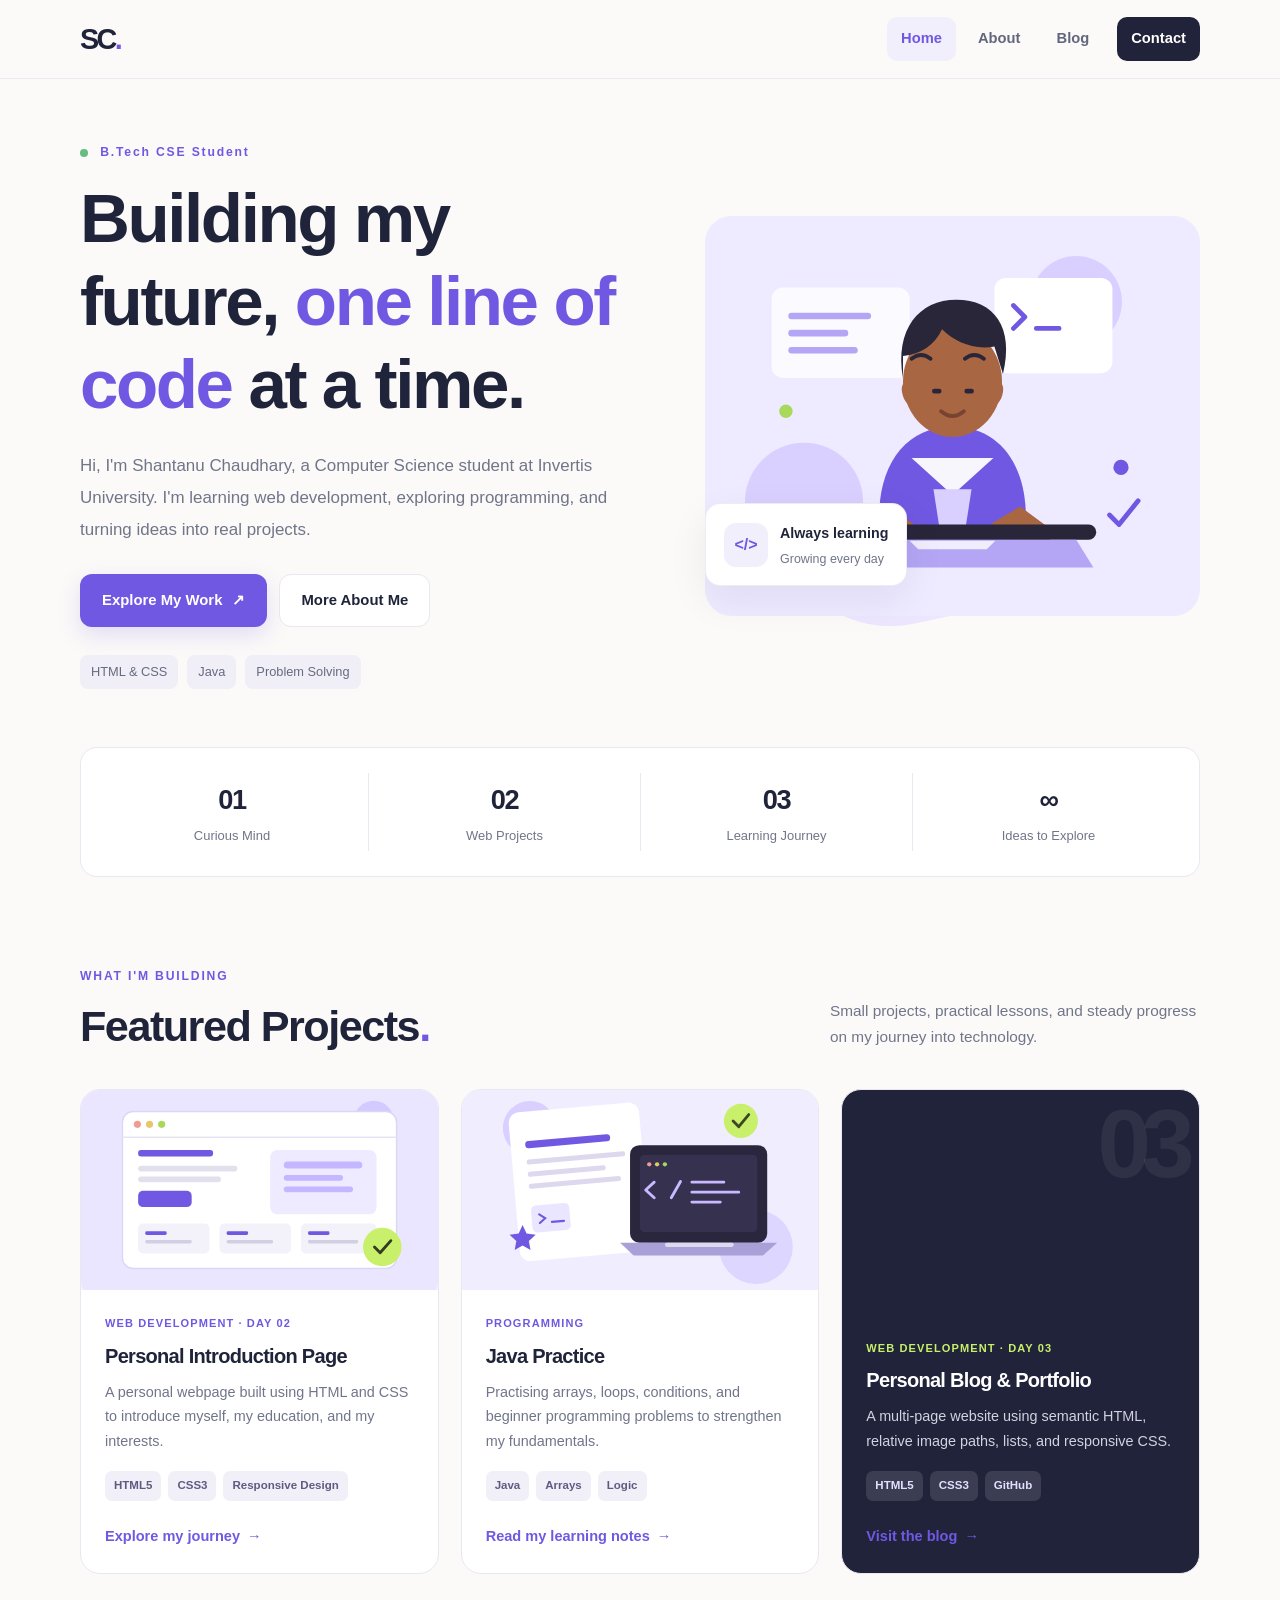
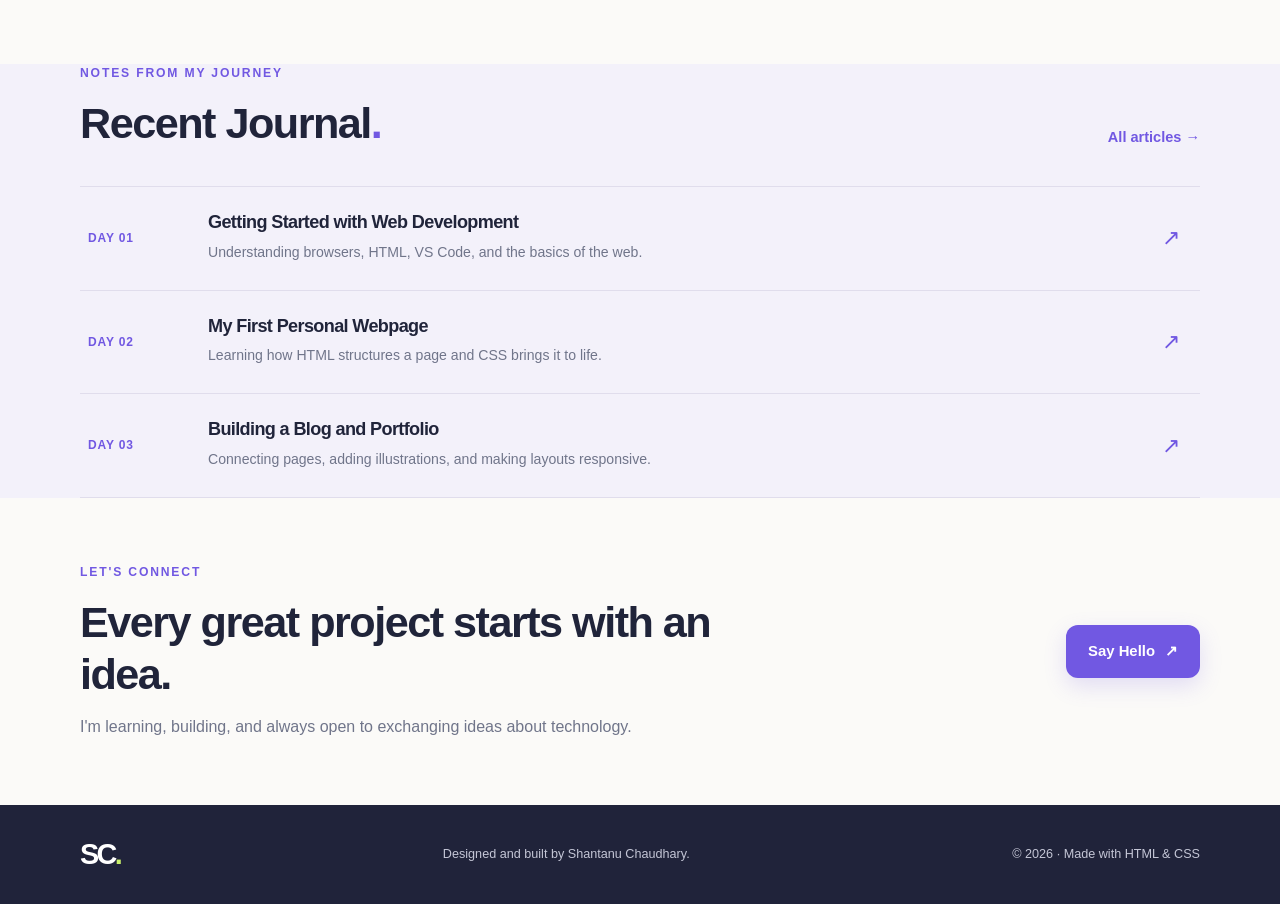
<file: index.html>
<!DOCTYPE html>
<html lang="en">
<head>
    <meta charset="UTF-8">
    <meta name="viewport" content="width=device-width, initial-scale=1.0">
    <meta name="description" content="Shantanu Chaudhary's personal portfolio, web development projects, and learning blog.">
    <title>Shantanu Chaudhary | Developer Portfolio</title>
    <link rel="stylesheet" href="styles.css">
</head>
<body>

    <header class="site-header">
        <nav class="navbar container" aria-label="Main navigation">
            <a class="logo" href="index.html">SC<span>.</span></a>

            <ul class="nav-links">
                <li><a class="active" href="index.html">Home</a></li>
                <li><a href="about.html">About</a></li>
                <li><a href="blog.html">Blog</a></li>
                <li><a class="nav-cta" href="mailto:shantanu@example.com">Contact</a></li>
            </ul>
        </nav>
    </header>

    <main>
        <section class="hero container">
            <div class="hero-content">
                <p class="eyebrow"><span class="status-dot"></span> B.Tech CSE Student</p>
                <h1>Building my future, <span>one line of code</span> at a time.</h1>
                <p class="hero-description">
                    Hi, I'm Shantanu Chaudhary, a Computer Science student at
                    Invertis University. I'm learning web development,
                    exploring programming, and turning ideas into real projects.
                </p>

                <div class="hero-actions">
                    <a class="button button-primary" href="#projects">Explore My Work <span aria-hidden="true">↗</span></a>
                    <a class="button button-secondary" href="about.html">More About Me</a>
                </div>

                <div class="hero-meta">
                    <span>HTML &amp; CSS</span>
                    <span>Java</span>
                    <span>Problem Solving</span>
                </div>
            </div>

            <div class="hero-visual">
                <div class="visual-glow"></div>
                <img src="images/developer.svg"
                     alt="Illustration of a developer working at a computer"
                     width="520" height="420">
                <div class="floating-card">
                    <span class="floating-icon" aria-hidden="true">&lt;/&gt;</span>
                    <div>
                        <strong>Always learning</strong>
                        <p>Growing every day</p>
                    </div>
                </div>
            </div>
        </section>

        <section class="quick-stats container" aria-label="Portfolio highlights">
            <div class="stat-item">
                <strong>01</strong>
                <span>Curious Mind</span>
            </div>
            <div class="stat-item">
                <strong>02</strong>
                <span>Web Projects</span>
            </div>
            <div class="stat-item">
                <strong>03</strong>
                <span>Learning Journey</span>
            </div>
            <div class="stat-item">
                <strong>∞</strong>
                <span>Ideas to Explore</span>
            </div>
        </section>

        <section class="section container" id="projects">
            <div class="section-heading">
                <div>
                    <p class="eyebrow">WHAT I'M BUILDING</p>
                    <h2>Featured Projects<span>.</span></h2>
                </div>
                <p class="section-intro">
                    Small projects, practical lessons, and steady progress
                    on my journey into technology.
                </p>
            </div>

            <div class="project-grid">
                <article class="project-card">
                    <img class="project-image"
                         src="images/web-project.svg"
                         alt="Illustration representing a website project"
                         width="500" height="300">
                    <div class="project-body">
                        <p class="card-category">WEB DEVELOPMENT · DAY 02</p>
                        <h3>Personal Introduction Page</h3>
                        <p>A personal webpage built using HTML and CSS to introduce
                           myself, my education, and my interests.</p>
                        <ul class="tag-list" aria-label="Technologies used">
                            <li>HTML5</li>
                            <li>CSS3</li>
                            <li>Responsive Design</li>
                        </ul>
                        <a class="text-link" href="about.html">Explore my journey <span aria-hidden="true">→</span></a>
                    </div>
                </article>

                <article class="project-card">
                    <img class="project-image"
                         src="images/learning.svg"
                         alt="Illustration representing coding practice and learning"
                         width="500" height="300">
                    <div class="project-body">
                        <p class="card-category">PROGRAMMING</p>
                        <h3>Java Practice</h3>
                        <p>Practising arrays, loops, conditions, and beginner
                           programming problems to strengthen my fundamentals.</p>
                        <ul class="tag-list" aria-label="Topics covered">
                            <li>Java</li>
                            <li>Arrays</li>
                            <li>Logic</li>
                        </ul>
                        <a class="text-link" href="blog.html">Read my learning notes <span aria-hidden="true">→</span></a>
                    </div>
                </article>

                <article class="project-card project-card-featured">
                    <div class="project-number">03</div>
                    <div class="project-body">
                        <p class="card-category">WEB DEVELOPMENT · DAY 03</p>
                        <h3>Personal Blog &amp; Portfolio</h3>
                        <p>A multi-page website using semantic HTML, relative
                           image paths, lists, and responsive CSS.</p>
                        <ul class="tag-list" aria-label="Technologies used">
                            <li>HTML5</li>
                            <li>CSS3</li>
                            <li>GitHub</li>
                        </ul>
                        <a class="text-link" href="blog.html">Visit the blog <span aria-hidden="true">→</span></a>
                    </div>
                </article>
            </div>
        </section>

        <section class="journal-section">
            <div class="container">
                <div class="section-heading">
                    <div>
                        <p class="eyebrow">NOTES FROM MY JOURNEY</p>
                        <h2>Recent Journal<span>.</span></h2>
                    </div>
                    <a class="text-link" href="blog.html">All articles →</a>
                </div>

                <div class="journal-list">
                    <article class="journal-item">
                        <span class="journal-date">DAY 01</span>
                        <div>
                            <h3><a href="blog.html#web-basics">Getting Started with Web Development</a></h3>
                            <p>Understanding browsers, HTML, VS Code, and the basics of the web.</p>
                        </div>
                        <span class="journal-arrow" aria-hidden="true">↗</span>
                    </article>

                    <article class="journal-item">
                        <span class="journal-date">DAY 02</span>
                        <div>
                            <h3><a href="blog.html#html-css">My First Personal Webpage</a></h3>
                            <p>Learning how HTML structures a page and CSS brings it to life.</p>
                        </div>
                        <span class="journal-arrow" aria-hidden="true">↗</span>
                    </article>

                    <article class="journal-item">
                        <span class="journal-date">DAY 03</span>
                        <div>
                            <h3><a href="blog.html#portfolio">Building a Blog and Portfolio</a></h3>
                            <p>Connecting pages, adding illustrations, and making layouts responsive.</p>
                        </div>
                        <span class="journal-arrow" aria-hidden="true">↗</span>
                    </article>
                </div>
            </div>
        </section>

        <section class="contact-banner container">
            <div>
                <p class="eyebrow">LET'S CONNECT</p>
                <h2>Every great project starts with an idea.</h2>
                <p>I'm learning, building, and always open to exchanging ideas about technology.</p>
            </div>
            <a class="button button-primary" href="mailto:shantanu@example.com">Say Hello <span aria-hidden="true">↗</span></a>
        </section>
    </main>

    <footer class="site-footer">
        <div class="container footer-inner">
            <a class="logo" href="index.html">SC<span>.</span></a>
            <p>Designed and built by Shantanu Chaudhary.</p>
            <p>© 2026 · Made with HTML &amp; CSS</p>
        </div>
    </footer>

</body>
</html>
</file>
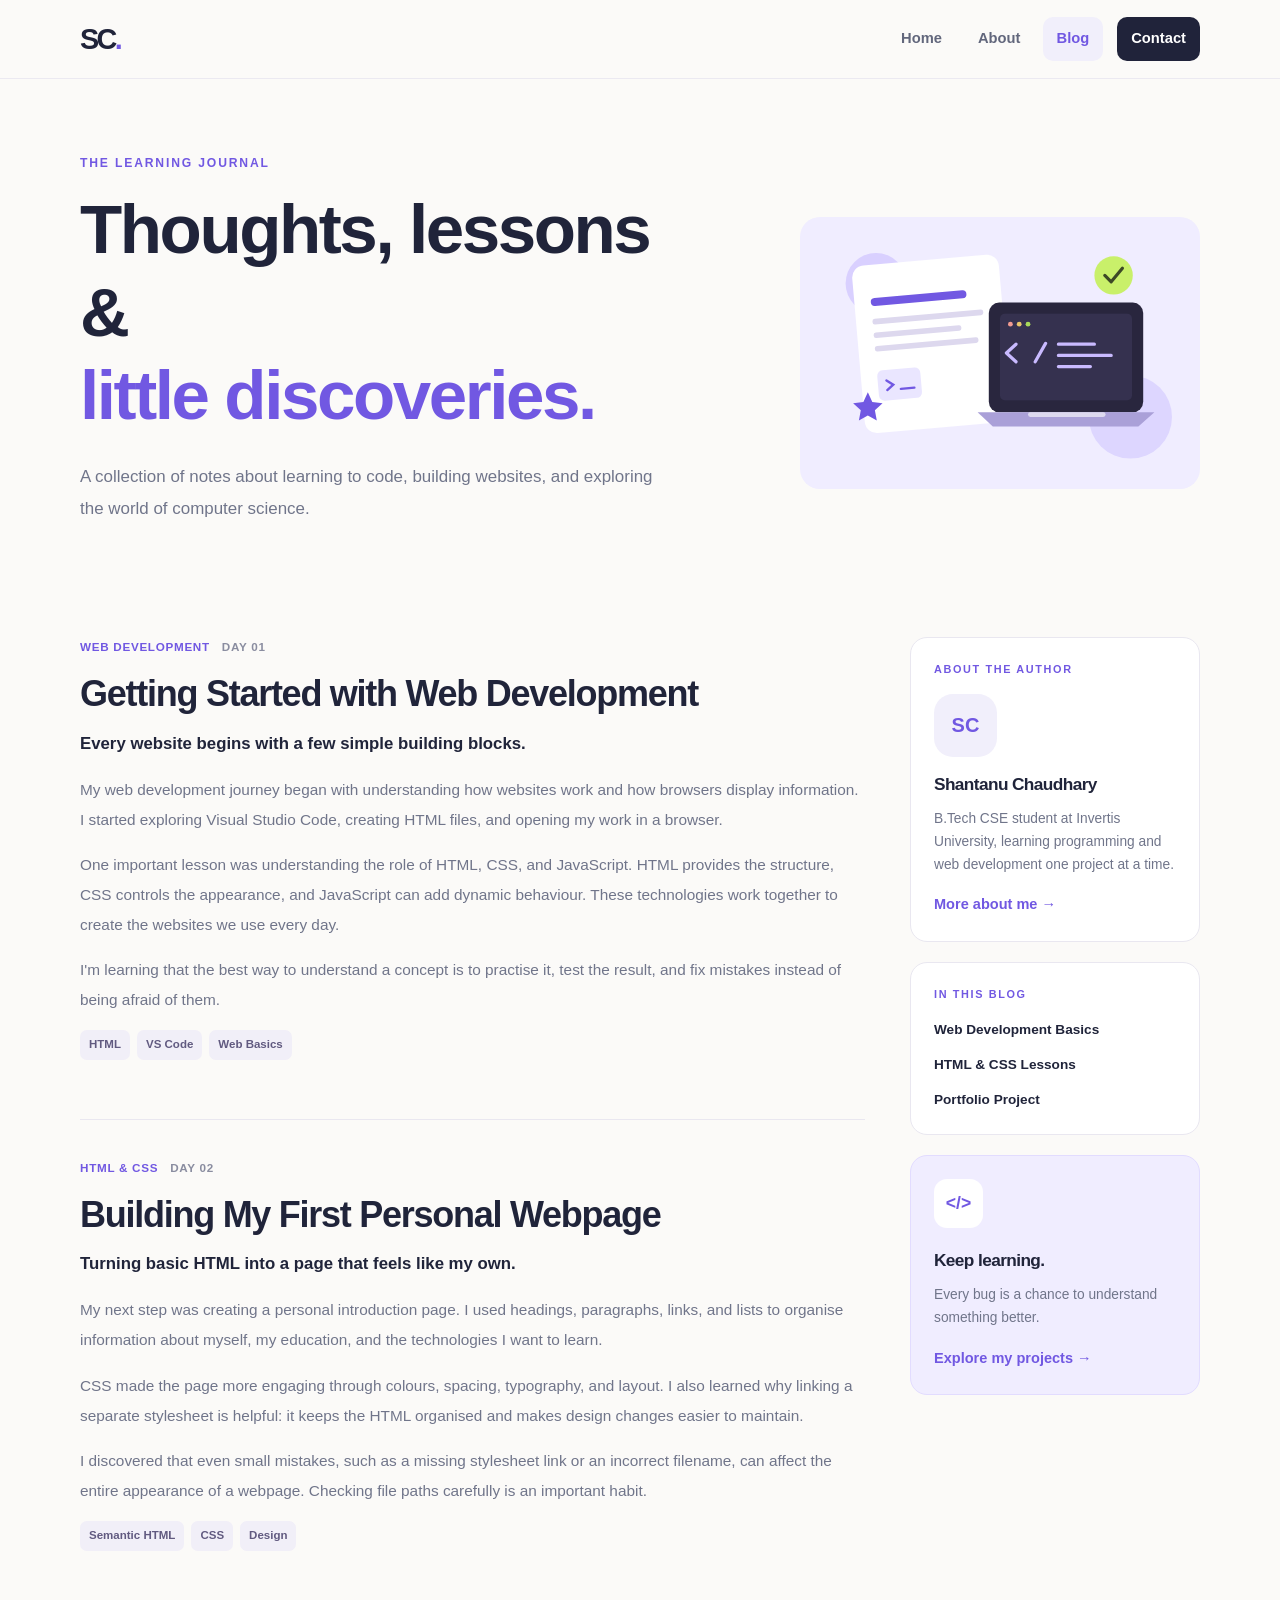
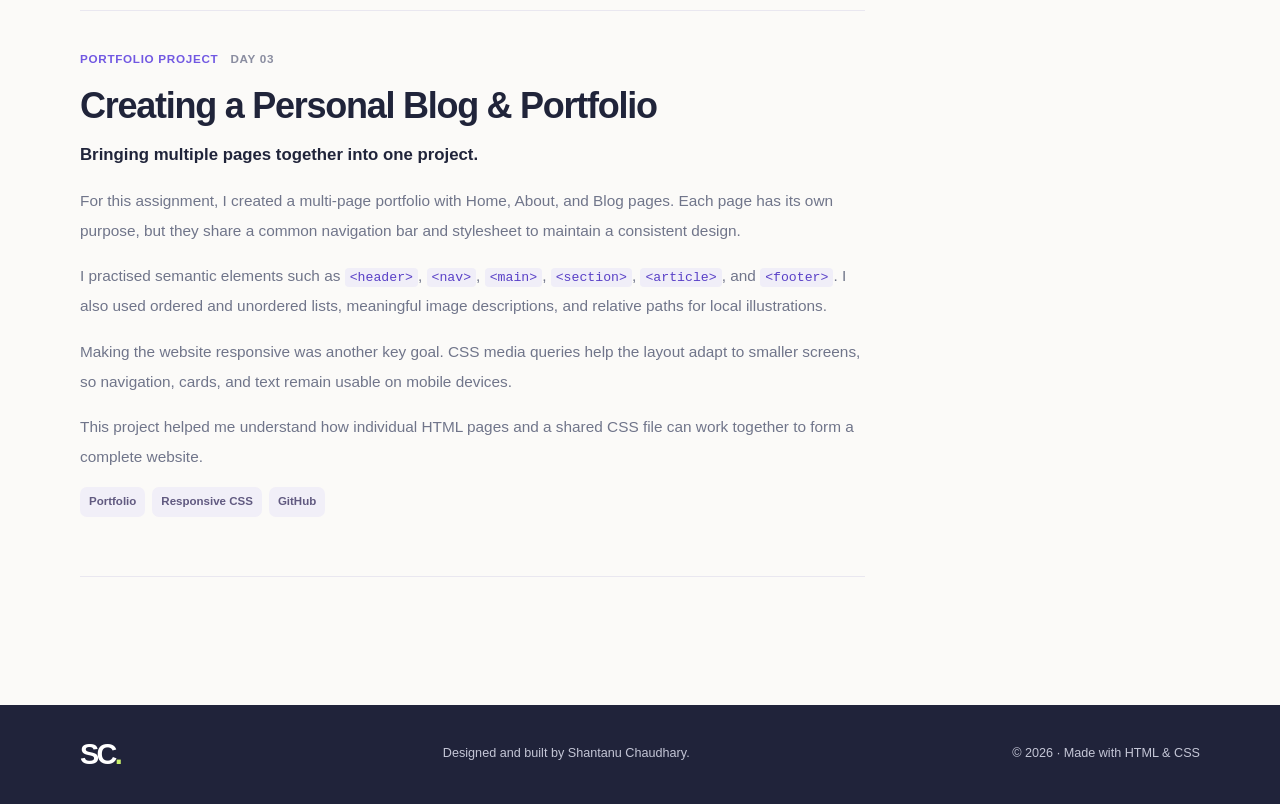
<file: blog.html>
<!DOCTYPE html>
<html lang="en">
<head>
    <meta charset="UTF-8">
    <meta name="viewport" content="width=device-width, initial-scale=1.0">
    <meta name="description" content="Read Shantanu Chaudhary's notes on learning web development and programming.">
    <title>Blog &amp; Journal | Shantanu Chaudhary</title>
    <link rel="stylesheet" href="styles.css">
</head>
<body>

    <header class="site-header">
        <nav class="navbar container" aria-label="Main navigation">
            <a class="logo" href="index.html">SC<span>.</span></a>
            <ul class="nav-links">
                <li><a href="index.html">Home</a></li>
                <li><a href="about.html">About</a></li>
                <li><a class="active" href="blog.html">Blog</a></li>
                <li><a class="nav-cta" href="mailto:shantanu@example.com">Contact</a></li>
            </ul>
        </nav>
    </header>

    <main>
        <section class="blog-hero container">
            <div>
                <p class="eyebrow">THE LEARNING JOURNAL</p>
                <h1>Thoughts, lessons &amp;<br><span>little discoveries.</span></h1>
                <p class="page-lead">
                    A collection of notes about learning to code, building
                    websites, and exploring the world of computer science.
                </p>
            </div>
            <img src="images/learning.svg"
                 alt="Illustration representing study, coding, and creativity"
                 width="420" height="340">
        </section>

        <section class="container blog-layout section">
            <div class="blog-posts">
                <article class="blog-post" id="web-basics">
                    <div class="post-meta">
                        <span class="post-category">WEB DEVELOPMENT</span>
                        <span>DAY 01</span>
                    </div>
                    <h2>Getting Started with Web Development</h2>
                    <p class="post-intro">
                        Every website begins with a few simple building blocks.
                    </p>
                    <p>
                        My web development journey began with understanding
                        how websites work and how browsers display information.
                        I started exploring Visual Studio Code, creating HTML
                        files, and opening my work in a browser.
                    </p>
                    <p>
                        One important lesson was understanding the role of
                        HTML, CSS, and JavaScript. HTML provides the structure,
                        CSS controls the appearance, and JavaScript can add
                        dynamic behaviour. These technologies work together
                        to create the websites we use every day.
                    </p>
                    <p>
                        I'm learning that the best way to understand a concept
                        is to practise it, test the result, and fix mistakes
                        instead of being afraid of them.
                    </p>
                    <ul class="tag-list">
                        <li>HTML</li>
                        <li>VS Code</li>
                        <li>Web Basics</li>
                    </ul>
                </article>

                <article class="blog-post" id="html-css">
                    <div class="post-meta">
                        <span class="post-category">HTML &amp; CSS</span>
                        <span>DAY 02</span>
                    </div>
                    <h2>Building My First Personal Webpage</h2>
                    <p class="post-intro">
                        Turning basic HTML into a page that feels like my own.
                    </p>
                    <p>
                        My next step was creating a personal introduction
                        page. I used headings, paragraphs, links, and lists
                        to organise information about myself, my education,
                        and the technologies I want to learn.
                    </p>
                    <p>
                        CSS made the page more engaging through colours,
                        spacing, typography, and layout. I also learned
                        why linking a separate stylesheet is helpful:
                        it keeps the HTML organised and makes design changes
                        easier to maintain.
                    </p>
                    <p>
                        I discovered that even small mistakes, such as a
                        missing stylesheet link or an incorrect filename,
                        can affect the entire appearance of a webpage.
                        Checking file paths carefully is an important habit.
                    </p>
                    <ul class="tag-list">
                        <li>Semantic HTML</li>
                        <li>CSS</li>
                        <li>Design</li>
                    </ul>
                </article>

                <article class="blog-post" id="portfolio">
                    <div class="post-meta">
                        <span class="post-category">PORTFOLIO PROJECT</span>
                        <span>DAY 03</span>
                    </div>
                    <h2>Creating a Personal Blog &amp; Portfolio</h2>
                    <p class="post-intro">
                        Bringing multiple pages together into one project.
                    </p>
                    <p>
                        For this assignment, I created a multi-page portfolio
                        with Home, About, and Blog pages. Each page has its
                        own purpose, but they share a common navigation bar
                        and stylesheet to maintain a consistent design.
                    </p>
                    <p>
                        I practised semantic elements such as
                        <code>&lt;header&gt;</code>,
                        <code>&lt;nav&gt;</code>,
                        <code>&lt;main&gt;</code>,
                        <code>&lt;section&gt;</code>,
                        <code>&lt;article&gt;</code>, and
                        <code>&lt;footer&gt;</code>. I also used ordered
                        and unordered lists, meaningful image descriptions,
                        and relative paths for local illustrations.
                    </p>
                    <p>
                        Making the website responsive was another key goal.
                        CSS media queries help the layout adapt to smaller
                        screens, so navigation, cards, and text remain
                        usable on mobile devices.
                    </p>
                    <p>
                        This project helped me understand how individual
                        HTML pages and a shared CSS file can work together
                        to form a complete website.
                    </p>
                    <ul class="tag-list">
                        <li>Portfolio</li>
                        <li>Responsive CSS</li>
                        <li>GitHub</li>
                    </ul>
                </article>
            </div>

            <aside class="blog-sidebar">
                <div class="sidebar-card">
                    <p class="eyebrow">ABOUT THE AUTHOR</p>
                    <div class="author-avatar">SC</div>
                    <h3>Shantanu Chaudhary</h3>
                    <p>B.Tech CSE student at Invertis University, learning
                       programming and web development one project at a time.</p>
                    <a class="text-link" href="about.html">More about me →</a>
                </div>

                <div class="sidebar-card">
                    <p class="eyebrow">IN THIS BLOG</p>
                    <ul class="sidebar-links">
                        <li><a href="#web-basics">Web Development Basics</a></li>
                        <li><a href="#html-css">HTML &amp; CSS Lessons</a></li>
                        <li><a href="#portfolio">Portfolio Project</a></li>
                    </ul>
                </div>

                <div class="sidebar-card sidebar-highlight">
                    <span class="skill-symbol" aria-hidden="true">&lt;/&gt;</span>
                    <h3>Keep learning.</h3>
                    <p>Every bug is a chance to understand something better.</p>
                    <a class="text-link" href="index.html#projects">Explore my projects →</a>
                </div>
            </aside>
        </section>
    </main>

    <footer class="site-footer">
        <div class="container footer-inner">
            <a class="logo" href="index.html">SC<span>.</span></a>
            <p>Designed and built by Shantanu Chaudhary.</p>
            <p>© 2026 · Made with HTML &amp; CSS</p>
        </div>
    </footer>

</body>
</html>
</file>
<file: styles.css>
/* =========================================
   SHANTANU CHAUDHARY — DAY 03 PORTFOLIO
   Shared responsive stylesheet
========================================= */

/* 1. Theme and reset */
:root {
    --ink: #20243a;
    --muted: #70758a;
    --primary: #7158e2;
    --primary-dark: #5940c7;
    --accent: #c9f06a;
    --paper: #fbfaf8;
    --surface: #ffffff;
    --soft: #f1effb;
    --border: #e9e7f0;
    --dark: #20233a;
    --radius: 20px;
    --shadow: 0 14px 40px rgba(35, 30, 70, 0.07);
}

* {
    box-sizing: border-box;
}

html {
    scroll-behavior: smooth;
    scroll-padding-top: 90px;
}

body {
    margin: 0;
    color: var(--ink);
    background: var(--paper);
    font-family: Inter, "Segoe UI", Arial, sans-serif;
    font-size: 16px;
    line-height: 1.7;
    -webkit-font-smoothing: antialiased;
}

img {
    display: block;
    max-width: 100%;
    height: auto;
}

a {
    color: inherit;
    text-decoration: none;
}

a:hover {
    color: var(--primary);
}

a:focus-visible {
    outline: 3px solid var(--primary);
    outline-offset: 4px;
    border-radius: 4px;
}

p, h1, h2, h3 {
    margin-top: 0;
}

h1, h2, h3 {
    line-height: 1.2;
    letter-spacing: -0.035em;
}

h1 {
    font-size: clamp(2.5rem, 5.4vw, 4.6rem);
    margin-bottom: 24px;
}

h2 {
    font-size: clamp(1.9rem, 3.4vw, 2.7rem);
    margin-bottom: 18px;
}

h3 {
    font-size: 1.25rem;
    margin-bottom: 12px;
}

p {
    color: var(--muted);
}

.container {
    width: min(1120px, calc(100% - 48px));
    margin-inline: auto;
}

section[id] {
    scroll-margin-top: 100px;
}

/* 2. Header and navigation */
.site-header {
    position: sticky;
    top: 0;
    z-index: 20;
    background: rgba(251, 250, 248, 0.94);
    border-bottom: 1px solid rgba(233, 231, 240, 0.9);
    backdrop-filter: blur(14px);
}

.navbar {
    min-height: 78px;
    display: flex;
    align-items: center;
    justify-content: space-between;
    gap: 24px;
}

.logo {
    font-size: 1.8rem;
    font-weight: 850;
    letter-spacing: -0.09em;
    color: var(--ink);
    flex-shrink: 0;
}

.logo span,
.section-heading h2 span,
.about-copy h2 span,
.interest-box h2 span {
    color: var(--primary);
}

.nav-links {
    display: flex;
    align-items: center;
    justify-content: flex-end;
    gap: 8px;
    flex-wrap: wrap;
    list-style: none;
    padding: 0;
    margin: 0;
}

.nav-links a {
    display: inline-block;
    padding: 9px 14px;
    border-radius: 10px;
    color: #62677c;
    font-size: 0.92rem;
    font-weight: 600;
    transition: background 0.2s, color 0.2s;
}

.nav-links a:hover,
.nav-links a.active {
    color: var(--primary);
    background: var(--soft);
}

.nav-links a.nav-cta {
    background: var(--dark);
    color: white;
    margin-left: 6px;
}

.nav-links a.nav-cta:hover {
    background: var(--primary);
    color: white;
}

/* 3. Reusable text and buttons */
.eyebrow {
    color: var(--primary);
    font-size: 0.76rem;
    font-weight: 800;
    letter-spacing: 0.15em;
    line-height: 1.5;
    margin-bottom: 16px;
}

.button {
    display: inline-flex;
    align-items: center;
    justify-content: center;
    gap: 10px;
    min-height: 50px;
    padding: 13px 21px;
    border: 1px solid transparent;
    border-radius: 12px;
    font-size: 0.93rem;
    font-weight: 700;
    transition: transform 0.2s, background 0.2s, box-shadow 0.2s;
}

.button:hover {
    transform: translateY(-2px);
}

.button-primary {
    color: white;
    background: var(--primary);
    box-shadow: 0 8px 22px rgba(113, 88, 226, 0.18);
}

.button-primary:hover {
    color: white;
    background: var(--primary-dark);
}

.button-secondary {
    color: var(--ink);
    background: white;
    border-color: var(--border);
}

.button-secondary:hover {
    color: var(--primary);
    border-color: var(--primary);
}

.text-link {
    display: inline-flex;
    align-items: center;
    gap: 7px;
    color: var(--primary);
    font-weight: 750;
    font-size: 0.91rem;
}

.text-link:hover {
    color: var(--primary-dark);
}

.section {
    padding-block: 90px;
}

.section-heading {
    display: flex;
    align-items: flex-end;
    justify-content: space-between;
    gap: 32px;
    margin-bottom: 36px;
}

.section-heading h2 {
    margin-bottom: 0;
}

.section-intro {
    max-width: 370px;
    margin-bottom: 3px;
    font-size: 0.96rem;
}

/* 4. Home hero */
.hero {
    min-height: 570px;
    display: grid;
    grid-template-columns: 1.08fr 0.92fr;
    align-items: center;
    gap: 44px;
    padding-block: 64px 58px;
}

.hero-content {
    max-width: 620px;
}

.status-dot {
    display: inline-block;
    width: 8px;
    height: 8px;
    border-radius: 50%;
    background: #67bd80;
    margin-right: 7px;
    vertical-align: middle;
}

.hero h1 span,
.page-hero h1 span,
.blog-hero h1 span {
    color: var(--primary);
}

.hero-description,
.page-lead {
    max-width: 560px;
    font-size: 1.06rem;
    line-height: 1.9;
    margin-bottom: 27px;
}

.hero-actions {
    display: flex;
    align-items: center;
    flex-wrap: wrap;
    gap: 12px;
}

.hero-meta {
    display: flex;
    flex-wrap: wrap;
    gap: 9px;
    margin-top: 28px;
}

.hero-meta span {
    font-size: 0.8rem;
    color: #666b80;
    background: #f0eef6;
    border-radius: 8px;
    padding: 6px 11px;
}

.hero-visual {
    min-width: 0;
    position: relative;
    display: grid;
    place-items: center;
}

.hero-visual > img {
    position: relative;
    z-index: 1;
    width: 100%;
    max-width: 510px;
}

.visual-glow {
    position: absolute;
    width: 85%;
    aspect-ratio: 1;
    max-width: 390px;
    background: #ece7ff;
    border-radius: 45% 55% 65% 35%;
    transform: rotate(-12deg);
}

.floating-card {
    position: absolute;
    z-index: 2;
    left: 0;
    bottom: 30px;
    display: flex;
    align-items: center;
    gap: 12px;
    padding: 15px 18px;
    border: 1px solid rgba(233, 231, 240, 0.8);
    border-radius: 15px;
    background: white;
    box-shadow: var(--shadow);
}

.floating-icon {
    display: grid;
    place-items: center;
    width: 44px;
    height: 44px;
    border-radius: 12px;
    color: var(--primary);
    background: var(--soft);
    font-weight: 800;
}

.floating-card strong {
    font-size: 0.89rem;
}

.floating-card p {
    font-size: 0.78rem;
    margin: 2px 0 0;
}

/* 5. Quick stats */
.quick-stats {
    display: grid;
    grid-template-columns: repeat(4, 1fr);
    border: 1px solid var(--border);
    border-radius: 17px;
    background: white;
    padding: 25px 15px;
}

.stat-item {
    display: flex;
    flex-direction: column;
    align-items: center;
    text-align: center;
    gap: 2px;
    padding: 4px 12px;
}

.stat-item + .stat-item {
    border-left: 1px solid var(--border);
}

.stat-item strong {
    font-size: 1.7rem;
    letter-spacing: -0.05em;
}

.stat-item span {
    color: var(--muted);
    font-size: 0.81rem;
}

/* 6. Projects */
.project-grid {
    display: grid;
    grid-template-columns: repeat(3, minmax(0, 1fr));
    gap: 22px;
}

.project-card {
    min-width: 0;
    overflow: hidden;
    background: white;
    border: 1px solid var(--border);
    border-radius: var(--radius);
    transition: transform 0.25s, box-shadow 0.25s;
}

.project-card:hover {
    transform: translateY(-5px);
    box-shadow: var(--shadow);
}

.project-image {
    width: 100%;
    height: 200px;
    object-fit: cover;
    background: var(--soft);
}

.project-body {
    padding: 24px;
}

.card-category {
    color: var(--primary);
    font-size: 0.69rem;
    font-weight: 800;
    letter-spacing: 0.1em;
    margin-bottom: 11px;
}

.project-body > p:not(.card-category) {
    font-size: 0.9rem;
    margin-bottom: 18px;
}

.tag-list {
    display: flex;
    flex-wrap: wrap;
    gap: 7px;
    list-style: none;
    padding: 0;
    margin: 0 0 21px;
}

.tag-list li {
    padding: 5px 9px;
    border-radius: 7px;
    background: #f1eff8;
    color: #615a80;
    font-size: 0.72rem;
    font-weight: 650;
}

.project-card-featured {
    position: relative;
    display: flex;
    align-items: flex-end;
    min-height: 200px;
    background: var(--dark);
    color: white;
}

.project-card-featured .project-body {
    position: relative;
    z-index: 1;
    padding-top: 45px;
}

.project-card-featured .project-body > p:not(.card-category) {
    color: #d1d3e1;
}

.project-card-featured h3 {
    color: white;
}

.project-card-featured .project-number {
    position: absolute;
    top: 6px;
    right: 14px;
    font-size: 6rem;
    line-height: 1;
    font-weight: 850;
    letter-spacing: -0.1em;
    color: rgba(255, 255, 255, 0.07);
}

.project-card-featured .tag-list li {
    background: rgba(255, 255, 255, 0.12);
    color: #e3e0ff;
}

.project-card-featured .card-category {
    color: var(--accent);
}

/* 7. Home journal list */
.journal-section,
.soft-section {
    background: #f3f1fa;
}

.journal-list {
    border-top: 1px solid #e0ddec;
}

.journal-item {
    display: grid;
    grid-template-columns: 95px 1fr 30px;
    align-items: center;
    gap: 25px;
    padding: 25px 8px;
    border-bottom: 1px solid #e0ddec;
}

.journal-date {
    color: var(--primary);
    font-size: 0.75rem;
    font-weight: 800;
    letter-spacing: 0.07em;
}

.journal-item h3 {
    margin-bottom: 7px;
    font-size: 1.13rem;
}

.journal-item p {
    margin: 0;
    font-size: 0.88rem;
}

.journal-arrow {
    color: var(--primary);
    font-size: 1.4rem;
}

/* 8. Contact banner and footer */
.contact-banner {
    display: flex;
    align-items: center;
    justify-content: space-between;
    gap: 30px;
    padding-block: 65px;
}

.contact-banner > div {
    max-width: 650px;
}

.contact-banner h2 {
    margin-bottom: 12px;
}

.contact-banner p:not(.eyebrow) {
    margin-bottom: 0;
}

.site-footer {
    background: var(--dark);
    color: white;
}

.footer-inner {
    display: flex;
    align-items: center;
    justify-content: space-between;
    flex-wrap: wrap;
    gap: 15px 25px;
    padding-block: 25px;
}

.site-footer .logo {
    color: white;
}

.site-footer .logo span {
    color: var(--accent);
}

.site-footer p {
    margin: 0;
    color: #c4c6d6;
    font-size: 0.79rem;
}

/* 9. About page */
.page-hero {
    padding-top: 85px;
    padding-bottom: 35px;
}

.page-hero h1 {
    max-width: 800px;
}

.page-lead {
    max-width: 710px;
}

.about-layout {
    display: grid;
    grid-template-columns: 0.92fr 1.08fr;
    align-items: center;
    gap: 65px;
    padding-top: 45px;
}

.about-illustration {
    position: relative;
    padding: 15px;
    background: #eeeaff;
    border-radius: 25px;
}

.about-illustration img {
    width: 100%;
}

.illustration-caption {
    position: absolute;
    bottom: 22px;
    left: 25px;
    right: 25px;
    padding: 12px 15px;
    border: 1px solid var(--border);
    border-radius: 12px;
    background: white;
    font-size: 0.83rem;
    font-weight: 650;
}

.about-copy p:not(.eyebrow) {
    font-size: 0.96rem;
    line-height: 1.9;
}

.about-copy .text-link {
    margin-top: 8px;
}

.education-card {
    display: grid;
    grid-template-columns: 62px 1fr auto;
    align-items: start;
    gap: 22px;
    padding: 30px;
    background: white;
    border: 1px solid var(--border);
    border-radius: var(--radius);
}

.education-icon {
    display: grid;
    place-items: center;
    width: 55px;
    height: 55px;
    border-radius: 15px;
    background: var(--soft);
    color: var(--primary);
    font-weight: 850;
}

.education-card h3 {
    line-height: 1.5;
}

.education-card p {
    font-size: 0.9rem;
    margin-bottom: 10px;
}

.education-card .education-place {
    color: var(--ink);
    font-weight: 700;
}

.education-label {
    padding: 7px 11px;
    background: #f0f8df;
    color: #536c1d;
    border-radius: 8px;
    font-size: 0.75rem;
    font-weight: 750;
    white-space: nowrap;
}

.skill-grid {
    display: grid;
    grid-template-columns: repeat(3, minmax(0, 1fr));
    gap: 22px;
}

.skill-card {
    padding: 27px;
    background: white;
    border: 1px solid var(--border);
    border-radius: var(--radius);
}

.skill-symbol {
    display: grid;
    place-items: center;
    width: 49px;
    height: 49px;
    margin-bottom: 22px;
    border-radius: 13px;
    background: var(--soft);
    color: var(--primary);
    font-weight: 850;
    font-size: 1.1rem;
}

.skill-card > p {
    font-size: 0.9rem;
}

.simple-list {
    display: grid;
    gap: 9px;
    list-style: none;
    padding: 0;
    margin: 20px 0 0;
}

.simple-list li {
    position: relative;
    padding-left: 20px;
    color: #60657a;
    font-size: 0.84rem;
}

.simple-list li::before {
    content: "✓";
    position: absolute;
    left: 0;
    color: var(--primary);
    font-weight: 800;
}

.learning-layout {
    display: grid;
    grid-template-columns: 0.8fr 1.2fr;
    gap: 65px;
}

.learning-panel {
    padding: 12px 25px;
    border: 1px solid #e0ddec;
    border-radius: var(--radius);
    background: rgba(255, 255, 255, 0.75);
}

.learning-list {
    list-style: none;
    margin: 0;
    padding: 0;
}

.learning-list li {
    display: flex;
    align-items: flex-start;
    gap: 17px;
    padding: 20px 0;
}

.learning-list li + li {
    border-top: 1px solid var(--border);
}

.step-number {
    display: grid;
    place-items: center;
    width: 38px;
    height: 38px;
    flex-shrink: 0;
    border-radius: 10px;
    background: var(--soft);
    color: var(--primary);
    font-size: 0.77rem;
    font-weight: 850;
}

.learning-list strong {
    display: block;
    margin: 1px 0 4px;
}

.learning-list p {
    margin: 0;
    font-size: 0.85rem;
}

.interest-box {
    padding: 32px;
    border: 1px solid var(--border);
    border-radius: var(--radius);
    background: white;
}

.interest-box h2 {
    margin-bottom: 24px;
}

.interest-tags {
    margin-bottom: 0;
}

.interest-tags li {
    padding: 9px 13px;
    font-size: 0.81rem;
}

.external-note {
    margin: 22px 0 0;
    font-size: 0.9rem;
}

.external-note a {
    color: var(--primary);
    font-weight: 750;
    text-decoration: underline;
    text-underline-offset: 3px;
}

/* 10. Blog page */
.blog-hero {
    display: grid;
    grid-template-columns: 1.1fr 0.9fr;
    align-items: center;
    gap: 45px;
    padding-top: 75px;
    padding-bottom: 45px;
}

.blog-hero > img {
    width: 100%;
    max-width: 400px;
    justify-self: end;
}

.blog-layout {
    display: grid;
    grid-template-columns: minmax(0, 1fr) 290px;
    align-items: start;
    gap: 45px;
    padding-top: 40px;
}

.blog-posts {
    min-width: 0;
}

.blog-post {
    padding: 0 0 38px;
    margin-bottom: 38px;
    border-bottom: 1px solid var(--border);
    scroll-margin-top: 105px;
}

.post-meta {
    display: flex;
    align-items: center;
    flex-wrap: wrap;
    gap: 12px;
    margin-bottom: 15px;
    color: #8a8da0;
    font-size: 0.73rem;
    font-weight: 750;
    letter-spacing: 0.06em;
}

.post-category {
    color: var(--primary);
}

.blog-post h2 {
    font-size: clamp(1.65rem, 3vw, 2.25rem);
    margin-bottom: 14px;
}

.blog-post p {
    font-size: 0.96rem;
    line-height: 1.95;
}

.blog-post .post-intro {
    color: var(--ink);
    font-size: 1.05rem;
    font-weight: 600;
    line-height: 1.7;
}

.blog-post code {
    padding: 2px 5px;
    border-radius: 4px;
    background: #f0eef8;
    color: var(--primary-dark);
    font-size: 0.86em;
}

.blog-sidebar {
    display: grid;
    gap: 20px;
}

.sidebar-card {
    padding: 23px;
    background: white;
    border: 1px solid var(--border);
    border-radius: 17px;
}

.sidebar-card .eyebrow {
    font-size: 0.68rem;
}

.author-avatar {
    display: grid;
    place-items: center;
    width: 63px;
    height: 63px;
    margin-bottom: 17px;
    border-radius: 19px;
    background: var(--soft);
    color: var(--primary);
    font-size: 1.25rem;
    font-weight: 850;
}

.sidebar-card h3 {
    font-size: 1.08rem;
}

.sidebar-card > p:not(.eyebrow) {
    font-size: 0.86rem;
}

.sidebar-links {
    display: grid;
    gap: 12px;
    padding: 0;
    margin: 0;
    list-style: none;
}

.sidebar-links li {
    font-size: 0.85rem;
    font-weight: 600;
}

.sidebar-links a:hover {
    color: var(--primary);
}

.sidebar-highlight {
    background: #f0edff;
    border-color: #e2dcff;
}

.sidebar-highlight .skill-symbol {
    background: white;
}

/* 11. Responsive layouts */
@media (max-width: 900px) {
    .hero {
        grid-template-columns: 1fr 0.85fr;
        gap: 20px;
        min-height: auto;
    }

    .project-grid,
    .skill-grid {
        grid-template-columns: repeat(2, minmax(0, 1fr));
    }

    .project-card-featured {
        grid-column: 1 / -1;
        min-height: 240px;
    }

    .about-layout {
        gap: 35px;
    }

    .learning-layout {
        grid-template-columns: 1fr;
        gap: 25px;
    }

    .blog-layout {
        grid-template-columns: minmax(0, 1fr) 250px;
        gap: 25px;
    }

    .education-card {
        grid-template-columns: 55px 1fr;
    }

    .education-label {
        grid-column: 2;
        justify-self: start;
    }
}

@media (max-width: 680px) {
    .container {
        width: min(100% - 32px, 520px);
    }

    .navbar {
        min-height: 70px;
        align-items: center;
        gap: 10px;
    }

    .logo {
        font-size: 1.65rem;
    }

    .nav-links {
        gap: 2px;
    }

    .nav-links a {
        padding: 8px 9px;
        font-size: 0.8rem;
    }

    .nav-links a.nav-cta {
        margin-left: 0;
    }

    .hero {
        grid-template-columns: 1fr;
        padding-top: 55px;
        padding-bottom: 38px;
        gap: 25px;
    }

    .hero h1 {
        font-size: clamp(2.55rem, 11vw, 3.7rem);
    }

    .hero-description,
    .page-lead {
        font-size: 0.97rem;
    }

    .hero-visual {
        width: 100%;
        max-width: 440px;
        margin-inline: auto;
    }

    .floating-card {
        left: 0;
        bottom: 12px;
        padding: 10px 12px;
    }

    .floating-icon {
        width: 36px;
        height: 36px;
    }

    .quick-stats {
        grid-template-columns: repeat(2, 1fr);
        padding: 12px;
    }

    .stat-item {
        padding: 14px 6px;
    }

    .stat-item + .stat-item {
        border-left: 0;
    }

    .stat-item:nth-child(even) {
        border-left: 1px solid var(--border);
    }

    .stat-item:nth-child(n+3) {
        border-top: 1px solid var(--border);
        padding-top: 18px;
    }

    .section {
        padding-block: 60px;
    }

    .section-heading {
        align-items: flex-start;
        flex-direction: column;
        gap: 14px;
        margin-bottom: 28px;
    }

    .section-intro {
        max-width: 100%;
    }

    .project-grid,
    .skill-grid {
        grid-template-columns: 1fr;
    }

    .project-card-featured {
        grid-column: auto;
    }

    .project-image {
        height: 215px;
    }

    .journal-item {
        grid-template-columns: 58px minmax(0, 1fr) 18px;
        gap: 10px;
        padding-block: 20px;
    }

    .journal-date {
        font-size: 0.66rem;
    }

    .journal-item h3 {
        font-size: 1rem;
    }

    .journal-item p {
        font-size: 0.81rem;
    }

    .contact-banner {
        align-items: flex-start;
        flex-direction: column;
        padding-block: 48px;
    }

    .footer-inner {
        align-items: flex-start;
        flex-direction: column;
        gap: 12px;
        padding-block: 23px;
    }

    .page-hero {
        padding-top: 55px;
    }

    .about-layout {
        grid-template-columns: 1fr;
        gap: 35px;
        padding-top: 30px;
    }

    .about-illustration {
        max-width: 440px;
        margin-inline: auto;
    }

    .education-card {
        grid-template-columns: 1fr;
        gap: 16px;
        padding: 23px;
    }

    .education-label {
        grid-column: auto;
    }

    .learning-panel {
        padding-inline: 17px;
    }

    .interest-box {
        padding: 24px;
    }

    .blog-hero {
        grid-template-columns: 1fr;
        gap: 15px;
        padding-top: 55px;
        padding-bottom: 25px;
    }

    .blog-hero > img {
        max-width: 310px;
        justify-self: center;
    }

    .blog-layout {
        grid-template-columns: 1fr;
        gap: 15px;
        padding-top: 35px;
    }

    .blog-post {
        padding-bottom: 28px;
        margin-bottom: 28px;
    }

    .blog-sidebar {
        grid-template-columns: 1fr;
    }
}

@media (max-width: 380px) {
    .container {
        width: calc(100% - 24px);
    }

    .navbar {
        gap: 4px;
    }

    .nav-links a {
        padding: 7px 6px;
        font-size: 0.75rem;
    }

    .hero-actions {
        align-items: stretch;
        flex-direction: column;
    }

    .button {
        width: 100%;
    }

    .journal-item {
        grid-template-columns: 1fr 18px;
    }

    .journal-date {
        grid-column: 1 / -1;
    }
}

/* 12. Respect reduced-motion preferences */
@media (prefers-reduced-motion: reduce) {
    html {
        scroll-behavior: auto;
    }

    *,
    *::before,
    *::after {
        animation-duration: 0.01ms !important;
        transition-duration: 0.01ms !important;
    }
}
</file>
